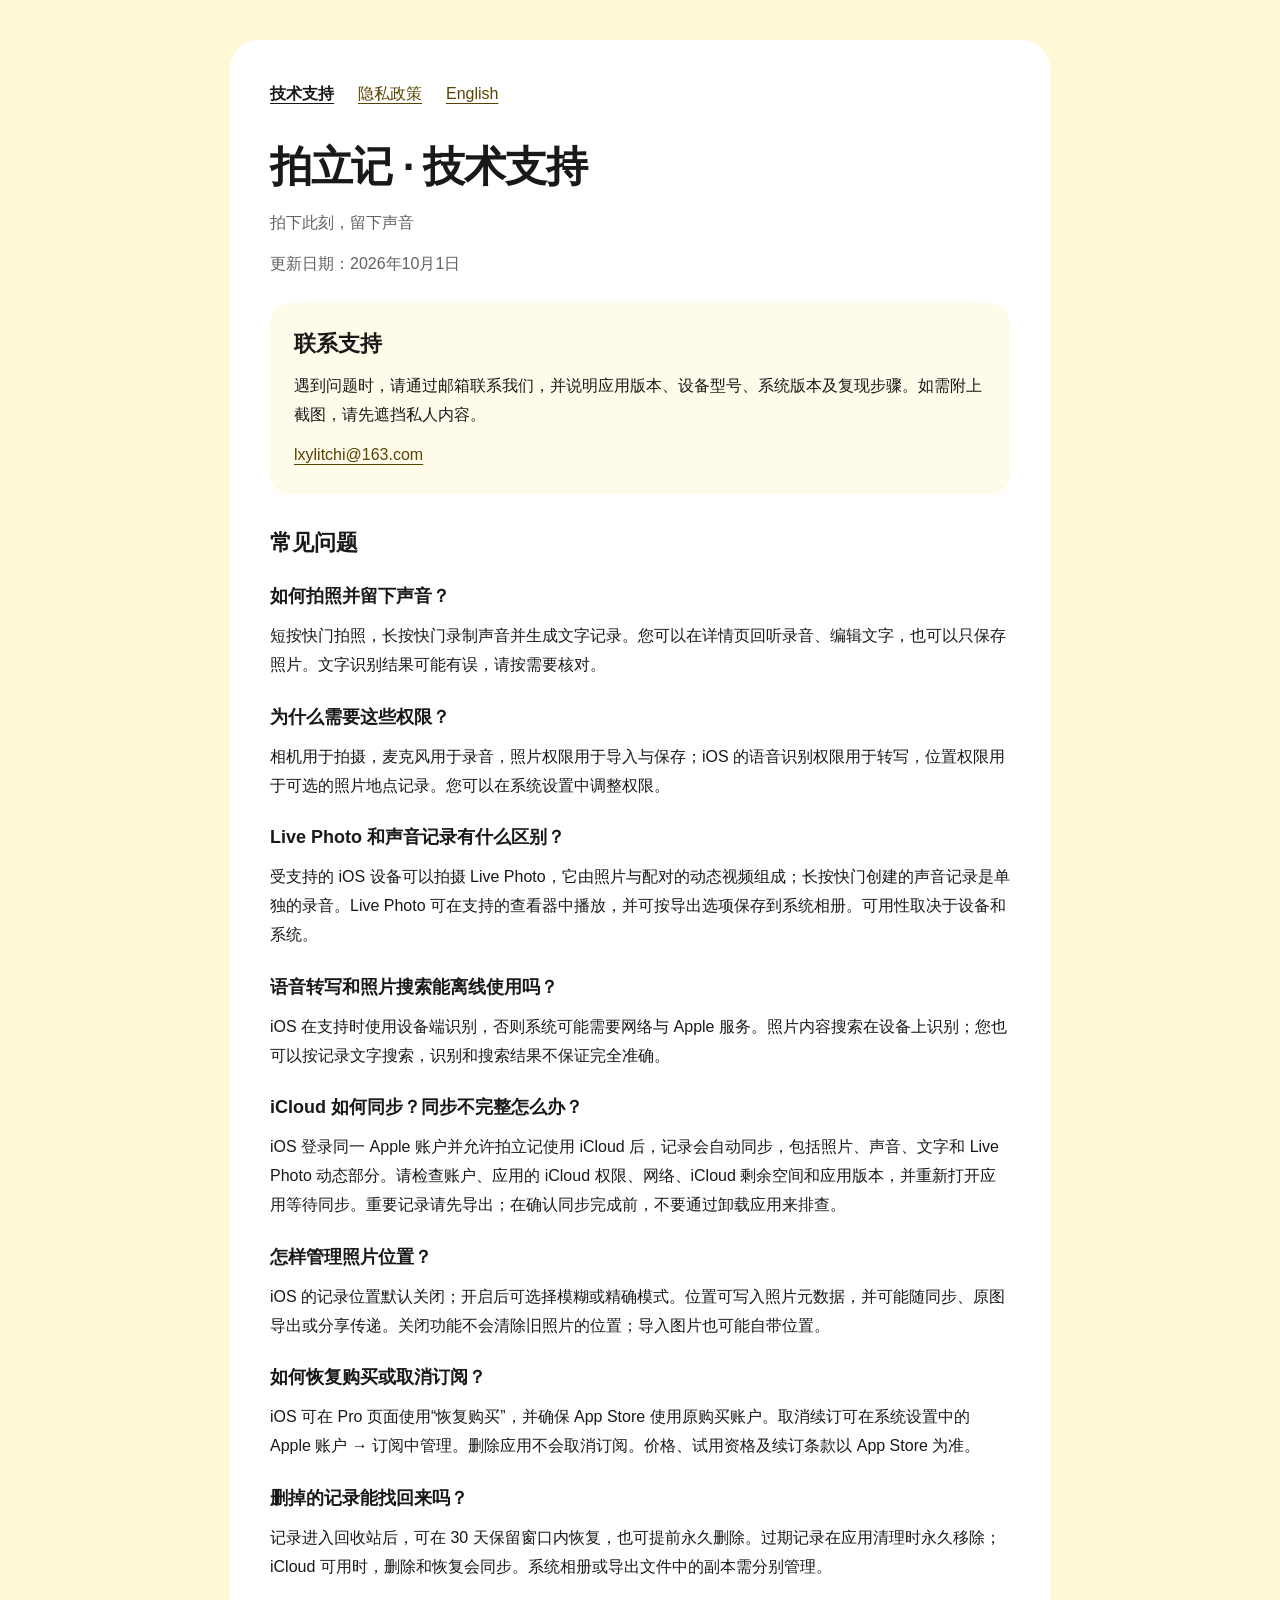
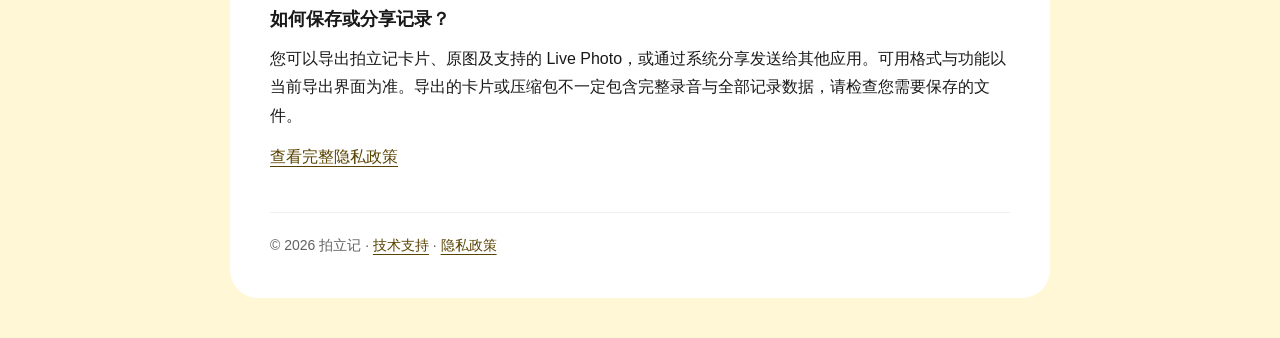
<file: index.html>
<!DOCTYPE html>
<html lang="zh-CN">
<head>
<meta charset="UTF-8">
<meta name="viewport" content="width=device-width, initial-scale=1.0">
<meta name="description" content="拍立记 — 技术支持">
<title>拍立记 · 技术支持</title>
<link rel="stylesheet" href="style.css">
<link rel="alternate" hreflang="en" href="en/index.html">
</head>
<body>
<a class="skip" href="#main">跳到正文</a>
<div class="container">
<nav aria-label="页面导航"><a href="index.html" aria-current="page">技术支持</a><a href="privacy.html">隐私政策</a><a href="en/index.html" hreflang="en" lang="en">English</a></nav>
<main id="main"><h1>拍立记 · 技术支持</h1><p class="subtitle">拍下此刻，留下声音</p><p class="date">更新日期：2026年10月1日</p><section class="card"><h2>联系支持</h2><p>遇到问题时，请通过邮箱联系我们，并说明应用版本、设备型号、系统版本及复现步骤。如需附上截图，请先遮挡私人内容。</p><a class="email" href="mailto:lxylitchi@163.com">lxylitchi@163.com</a></section><h2>常见问题</h2><section><h3>如何拍照并留下声音？</h3><p>短按快门拍照，长按快门录制声音并生成文字记录。您可以在详情页回听录音、编辑文字，也可以只保存照片。文字识别结果可能有误，请按需要核对。</p></section><section><h3>为什么需要这些权限？</h3><p>相机用于拍摄，麦克风用于录音，照片权限用于导入与保存；iOS 的语音识别权限用于转写，位置权限用于可选的照片地点记录。您可以在系统设置中调整权限。</p></section><section><h3>Live Photo 和声音记录有什么区别？</h3><p>受支持的 iOS 设备可以拍摄 Live Photo，它由照片与配对的动态视频组成；长按快门创建的声音记录是单独的录音。Live Photo 可在支持的查看器中播放，并可按导出选项保存到系统相册。可用性取决于设备和系统。</p></section><section><h3>语音转写和照片搜索能离线使用吗？</h3><p>iOS 在支持时使用设备端识别，否则系统可能需要网络与 Apple 服务。照片内容搜索在设备上识别；您也可以按记录文字搜索，识别和搜索结果不保证完全准确。</p></section><section><h3>iCloud 如何同步？同步不完整怎么办？</h3><p>iOS 登录同一 Apple 账户并允许拍立记使用 iCloud 后，记录会自动同步，包括照片、声音、文字和 Live Photo 动态部分。请检查账户、应用的 iCloud 权限、网络、iCloud 剩余空间和应用版本，并重新打开应用等待同步。重要记录请先导出；在确认同步完成前，不要通过卸载应用来排查。</p></section><section><h3>怎样管理照片位置？</h3><p>iOS 的记录位置默认关闭；开启后可选择模糊或精确模式。位置可写入照片元数据，并可能随同步、原图导出或分享传递。关闭功能不会清除旧照片的位置；导入图片也可能自带位置。</p></section><section><h3>如何恢复购买或取消订阅？</h3><p>iOS 可在 Pro 页面使用“恢复购买”，并确保 App Store 使用原购买账户。取消续订可在系统设置中的 Apple 账户 → 订阅中管理。删除应用不会取消订阅。价格、试用资格及续订条款以 App Store 为准。</p></section><section><h3>删掉的记录能找回来吗？</h3><p>记录进入回收站后，可在 30 天保留窗口内恢复，也可提前永久删除。过期记录在应用清理时永久移除；iCloud 可用时，删除和恢复会同步。系统相册或导出文件中的副本需分别管理。</p></section><section><h3>如何保存或分享记录？</h3><p>您可以导出拍立记卡片、原图及支持的 Live Photo，或通过系统分享发送给其他应用。可用格式与功能以当前导出界面为准。导出的卡片或压缩包不一定包含完整录音与全部记录数据，请检查您需要保存的文件。</p></section><p><a href="privacy.html">查看完整隐私政策</a></p></main>
<footer class="footer">© 2026 拍立记 · <a href="index.html">技术支持</a> · <a href="privacy.html">隐私政策</a></footer>
</div>
</body>
</html>
</file>
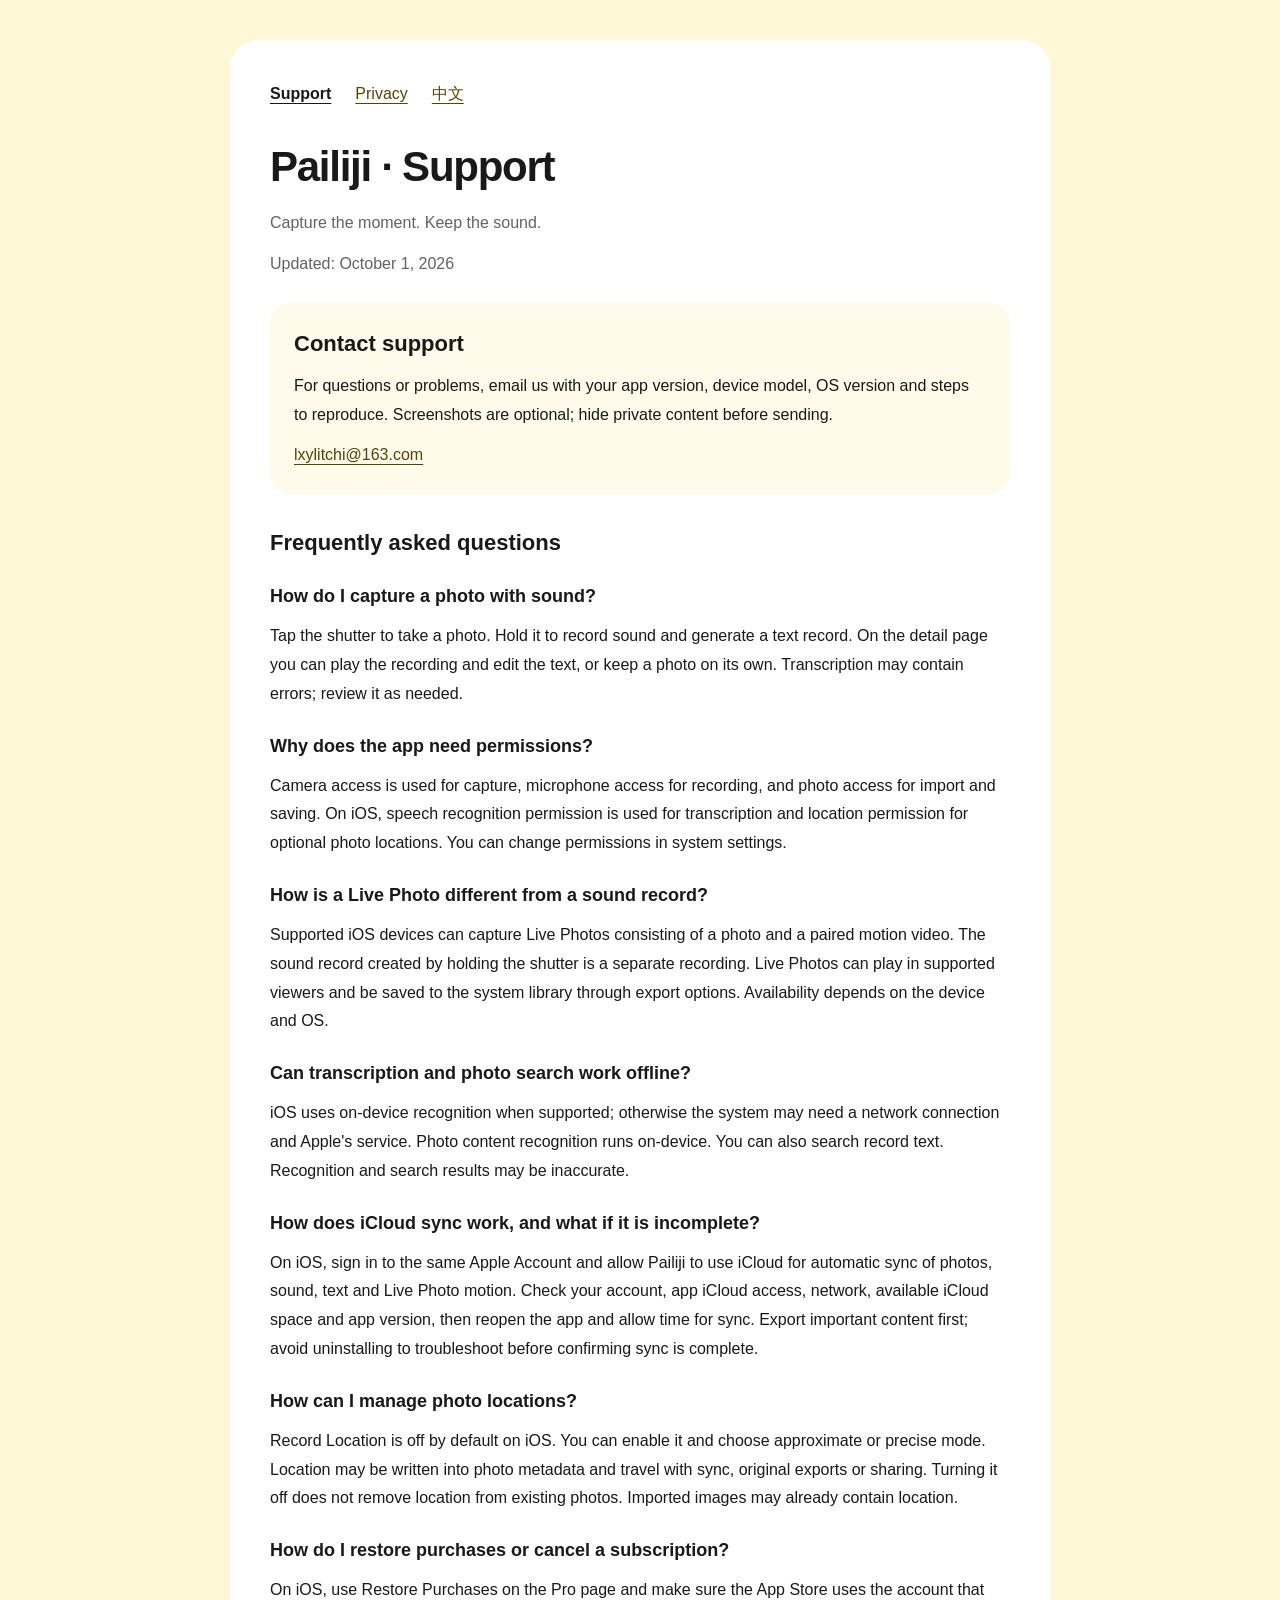
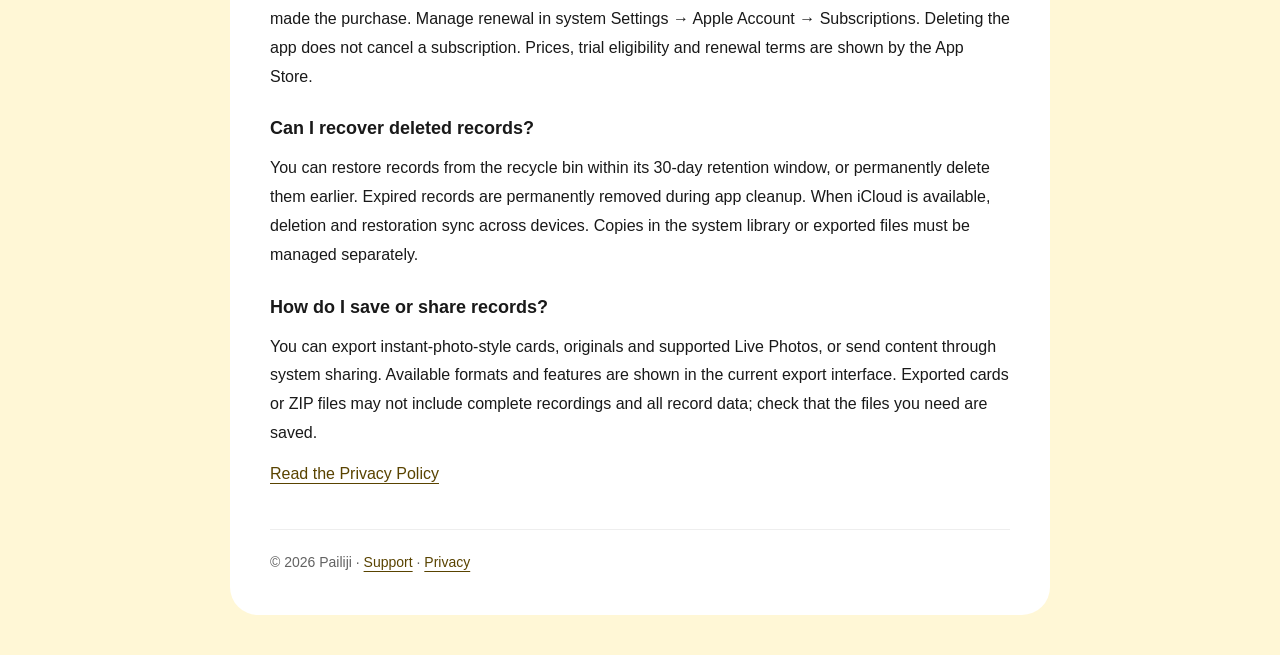
<file: en/index.html>
<!DOCTYPE html>
<html lang="en">
<head>
<meta charset="UTF-8">
<meta name="viewport" content="width=device-width, initial-scale=1.0">
<meta name="description" content="Pailiji — Support">
<title>Pailiji · Support</title>
<link rel="stylesheet" href="../style.css">
<link rel="alternate" hreflang="zh-CN" href="../index.html">
</head>
<body>
<a class="skip" href="#main">Skip to content</a>
<div class="container">
<nav aria-label="Page navigation"><a href="index.html" aria-current="page">Support</a><a href="privacy.html">Privacy</a><a href="../index.html" hreflang="zh-CN" lang="zh-CN">中文</a></nav>
<main id="main"><h1>Pailiji · Support</h1><p class="subtitle">Capture the moment. Keep the sound.</p><p class="date">Updated: October 1, 2026</p><section class="card"><h2>Contact support</h2><p>For questions or problems, email us with your app version, device model, OS version and steps to reproduce. Screenshots are optional; hide private content before sending.</p><a class="email" href="mailto:lxylitchi@163.com">lxylitchi@163.com</a></section><h2>Frequently asked questions</h2><section><h3>How do I capture a photo with sound?</h3><p>Tap the shutter to take a photo. Hold it to record sound and generate a text record. On the detail page you can play the recording and edit the text, or keep a photo on its own. Transcription may contain errors; review it as needed.</p></section><section><h3>Why does the app need permissions?</h3><p>Camera access is used for capture, microphone access for recording, and photo access for import and saving. On iOS, speech recognition permission is used for transcription and location permission for optional photo locations. You can change permissions in system settings.</p></section><section><h3>How is a Live Photo different from a sound record?</h3><p>Supported iOS devices can capture Live Photos consisting of a photo and a paired motion video. The sound record created by holding the shutter is a separate recording. Live Photos can play in supported viewers and be saved to the system library through export options. Availability depends on the device and OS.</p></section><section><h3>Can transcription and photo search work offline?</h3><p>iOS uses on-device recognition when supported; otherwise the system may need a network connection and Apple&#x27;s service. Photo content recognition runs on-device. You can also search record text. Recognition and search results may be inaccurate.</p></section><section><h3>How does iCloud sync work, and what if it is incomplete?</h3><p>On iOS, sign in to the same Apple Account and allow Pailiji to use iCloud for automatic sync of photos, sound, text and Live Photo motion. Check your account, app iCloud access, network, available iCloud space and app version, then reopen the app and allow time for sync. Export important content first; avoid uninstalling to troubleshoot before confirming sync is complete.</p></section><section><h3>How can I manage photo locations?</h3><p>Record Location is off by default on iOS. You can enable it and choose approximate or precise mode. Location may be written into photo metadata and travel with sync, original exports or sharing. Turning it off does not remove location from existing photos. Imported images may already contain location.</p></section><section><h3>How do I restore purchases or cancel a subscription?</h3><p>On iOS, use Restore Purchases on the Pro page and make sure the App Store uses the account that made the purchase. Manage renewal in system Settings → Apple Account → Subscriptions. Deleting the app does not cancel a subscription. Prices, trial eligibility and renewal terms are shown by the App Store.</p></section><section><h3>Can I recover deleted records?</h3><p>You can restore records from the recycle bin within its 30-day retention window, or permanently delete them earlier. Expired records are permanently removed during app cleanup. When iCloud is available, deletion and restoration sync across devices. Copies in the system library or exported files must be managed separately.</p></section><section><h3>How do I save or share records?</h3><p>You can export instant-photo-style cards, originals and supported Live Photos, or send content through system sharing. Available formats and features are shown in the current export interface. Exported cards or ZIP files may not include complete recordings and all record data; check that the files you need are saved.</p></section><p><a href="privacy.html">Read the Privacy Policy</a></p></main>
<footer class="footer">© 2026 Pailiji · <a href="index.html">Support</a> · <a href="privacy.html">Privacy</a></footer>
</div>
</body>
</html>
</file>
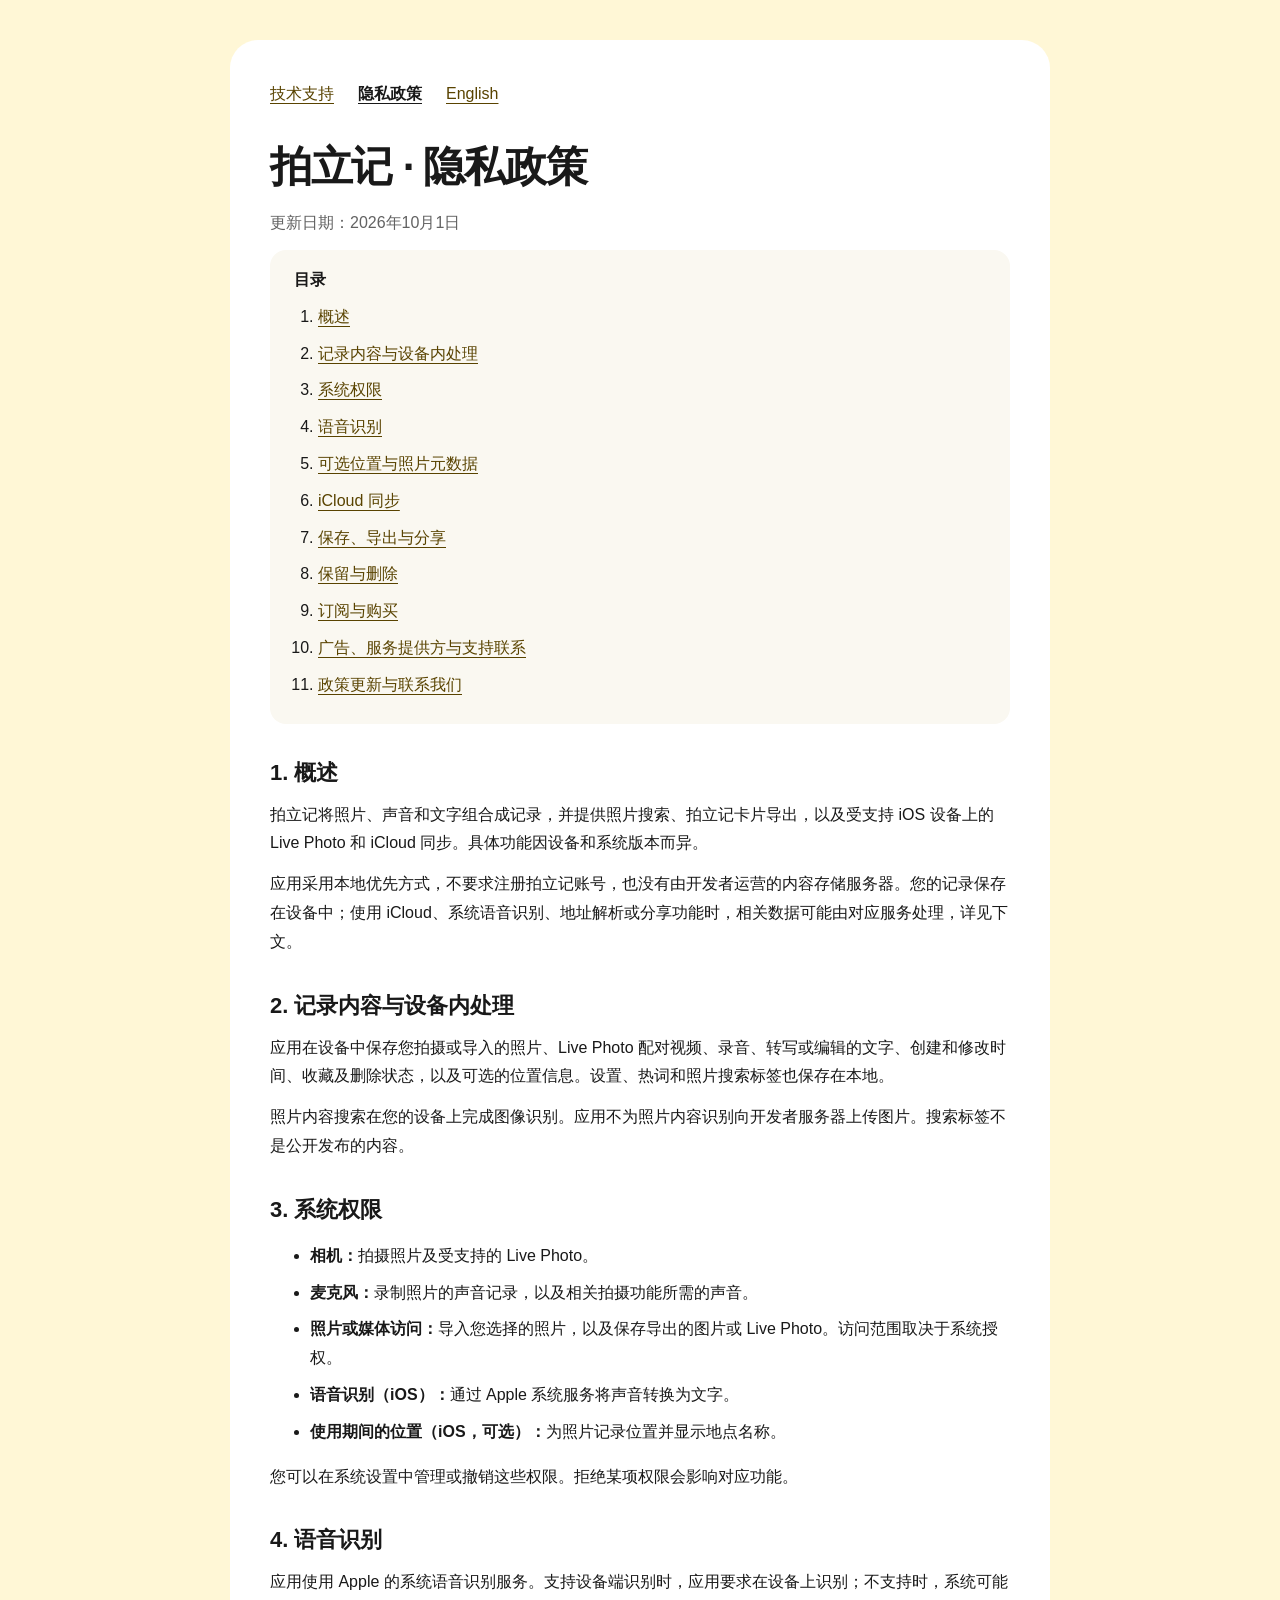
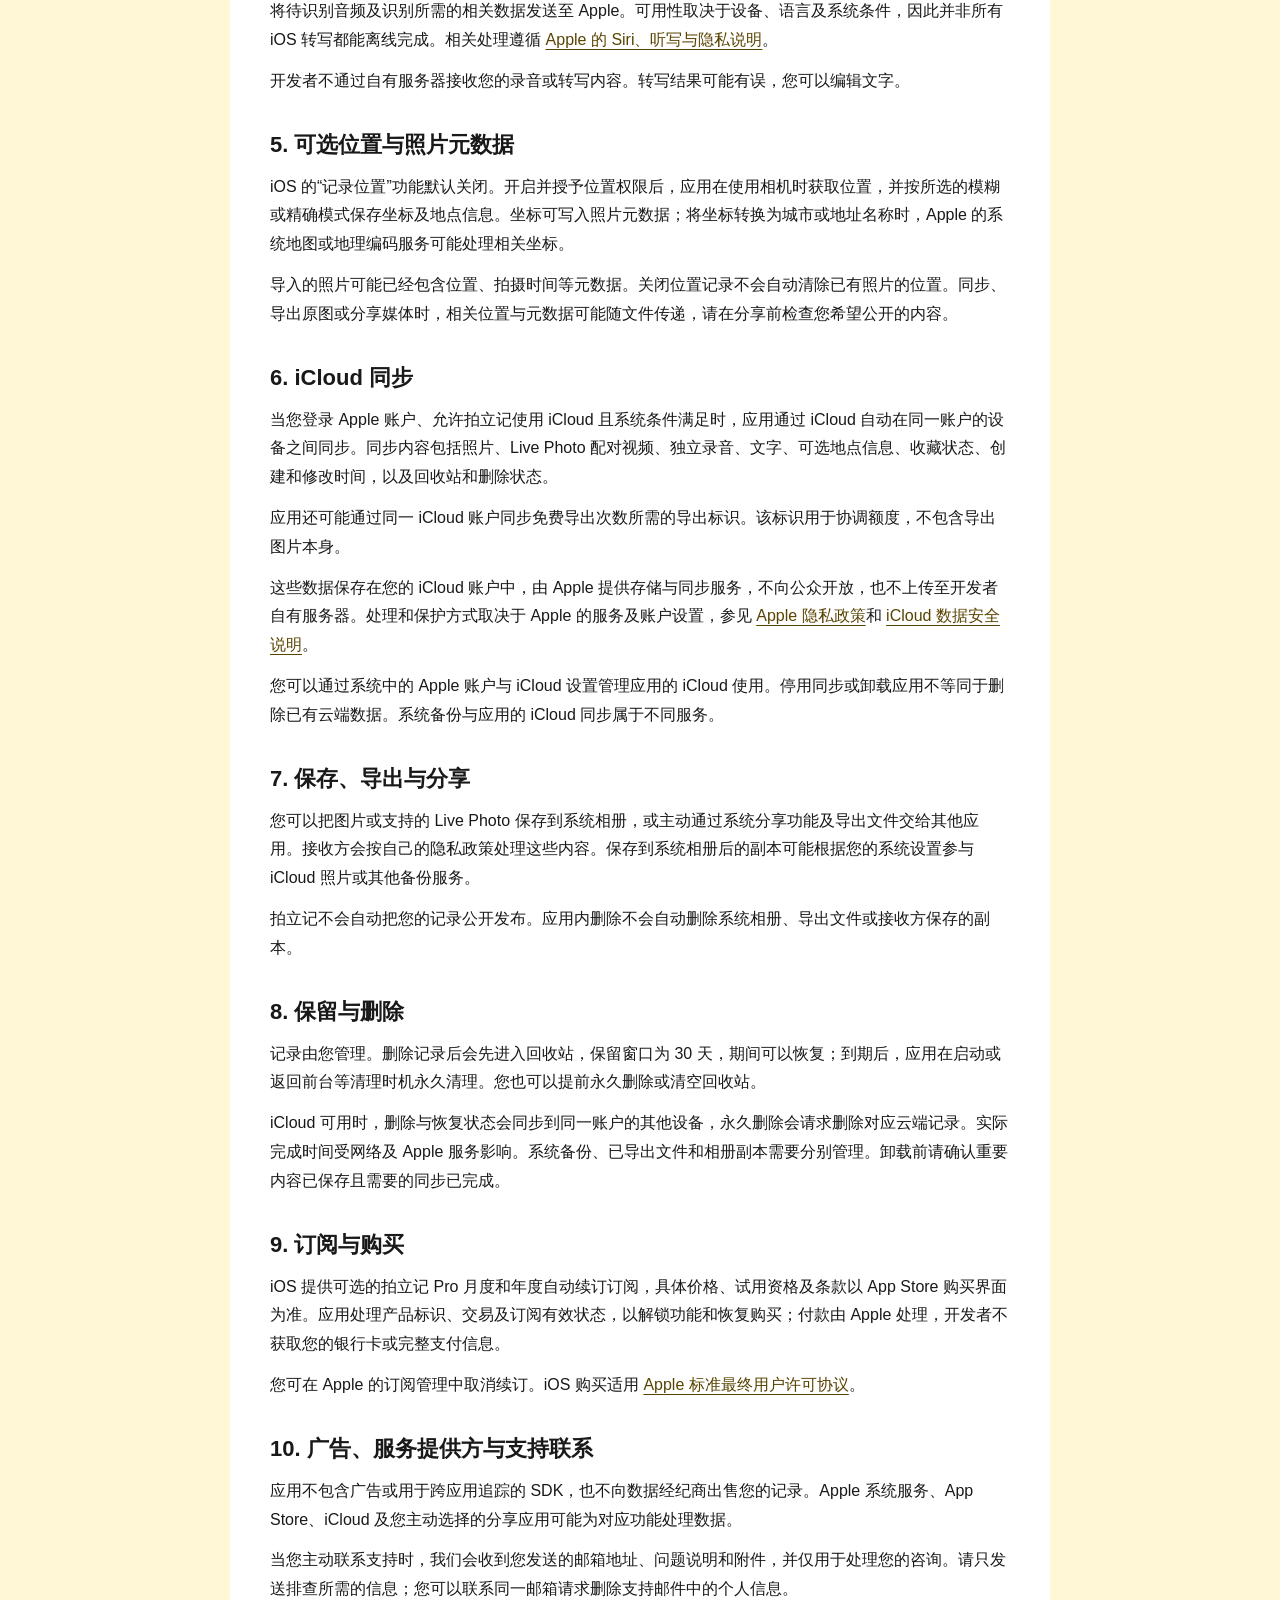
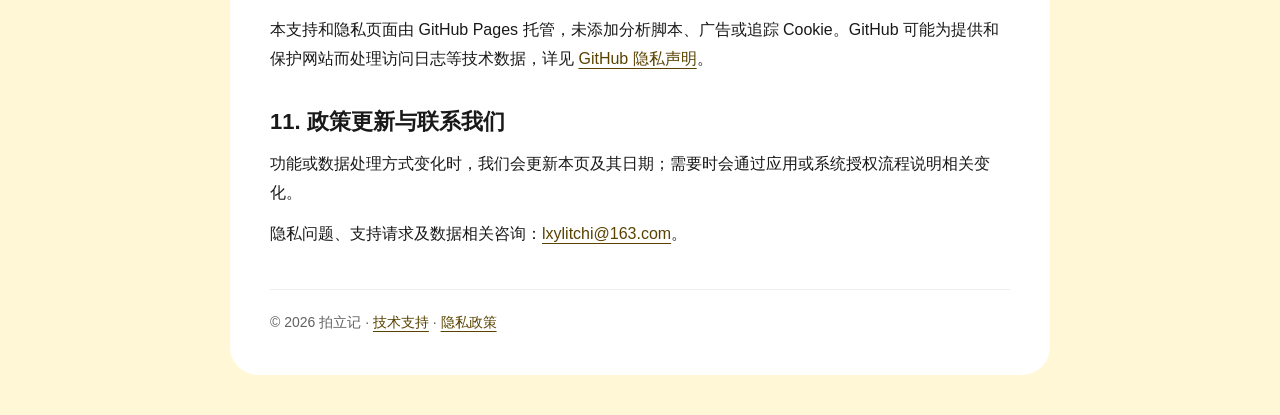
<file: privacy.html>
<!DOCTYPE html>
<html lang="zh-CN">
<head>
<meta charset="UTF-8">
<meta name="viewport" content="width=device-width, initial-scale=1.0">
<meta name="description" content="拍立记 — 隐私政策">
<title>拍立记 · 隐私政策</title>
<link rel="stylesheet" href="style.css">
<link rel="alternate" hreflang="en" href="en/privacy.html">
</head>
<body>
<a class="skip" href="#main">跳到正文</a>
<div class="container">
<nav aria-label="页面导航"><a href="index.html">技术支持</a><a href="privacy.html" aria-current="page">隐私政策</a><a href="en/privacy.html" hreflang="en" lang="en">English</a></nav>
<main id="main"><h1>拍立记 · 隐私政策</h1><p class="date">更新日期：2026年10月1日</p><div class="contents"><strong>目录</strong><ol><li><a href="#section-1">概述</a></li><li><a href="#section-2">记录内容与设备内处理</a></li><li><a href="#section-3">系统权限</a></li><li><a href="#section-4">语音识别</a></li><li><a href="#section-5">可选位置与照片元数据</a></li><li><a href="#section-6">iCloud 同步</a></li><li><a href="#section-7">保存、导出与分享</a></li><li><a href="#section-8">保留与删除</a></li><li><a href="#section-9">订阅与购买</a></li><li><a href="#section-10">广告、服务提供方与支持联系</a></li><li><a href="#section-11">政策更新与联系我们</a></li></ol></div><section aria-labelledby="section-1"><h2 id="section-1">1. 概述</h2><p>拍立记将照片、声音和文字组合成记录，并提供照片搜索、拍立记卡片导出，以及受支持 iOS 设备上的 Live Photo 和 iCloud 同步。具体功能因设备和系统版本而异。</p><p>应用采用本地优先方式，不要求注册拍立记账号，也没有由开发者运营的内容存储服务器。您的记录保存在设备中；使用 iCloud、系统语音识别、地址解析或分享功能时，相关数据可能由对应服务处理，详见下文。</p></section><section aria-labelledby="section-2"><h2 id="section-2">2. 记录内容与设备内处理</h2><p>应用在设备中保存您拍摄或导入的照片、Live Photo 配对视频、录音、转写或编辑的文字、创建和修改时间、收藏及删除状态，以及可选的位置信息。设置、热词和照片搜索标签也保存在本地。</p><p>照片内容搜索在您的设备上完成图像识别。应用不为照片内容识别向开发者服务器上传图片。搜索标签不是公开发布的内容。</p></section><section aria-labelledby="section-3"><h2 id="section-3">3. 系统权限</h2><ul><li><strong>相机：</strong>拍摄照片及受支持的 Live Photo。</li><li><strong>麦克风：</strong>录制照片的声音记录，以及相关拍摄功能所需的声音。</li><li><strong>照片或媒体访问：</strong>导入您选择的照片，以及保存导出的图片或 Live Photo。访问范围取决于系统授权。</li><li><strong>语音识别（iOS）：</strong>通过 Apple 系统服务将声音转换为文字。</li><li><strong>使用期间的位置（iOS，可选）：</strong>为照片记录位置并显示地点名称。</li></ul><p>您可以在系统设置中管理或撤销这些权限。拒绝某项权限会影响对应功能。</p></section><section aria-labelledby="section-4"><h2 id="section-4">4. 语音识别</h2><p>应用使用 Apple 的系统语音识别服务。支持设备端识别时，应用要求在设备上识别；不支持时，系统可能将待识别音频及识别所需的相关数据发送至 Apple。可用性取决于设备、语言及系统条件，因此并非所有 iOS 转写都能离线完成。相关处理遵循 <a href="https://www.apple.com/legal/privacy/data/en/ask-siri-dictation/">Apple 的 Siri、听写与隐私说明</a>。</p><p>开发者不通过自有服务器接收您的录音或转写内容。转写结果可能有误，您可以编辑文字。</p></section><section aria-labelledby="section-5"><h2 id="section-5">5. 可选位置与照片元数据</h2><p>iOS 的“记录位置”功能默认关闭。开启并授予位置权限后，应用在使用相机时获取位置，并按所选的模糊或精确模式保存坐标及地点信息。坐标可写入照片元数据；将坐标转换为城市或地址名称时，Apple 的系统地图或地理编码服务可能处理相关坐标。</p><p>导入的照片可能已经包含位置、拍摄时间等元数据。关闭位置记录不会自动清除已有照片的位置。同步、导出原图或分享媒体时，相关位置与元数据可能随文件传递，请在分享前检查您希望公开的内容。</p></section><section aria-labelledby="section-6"><h2 id="section-6">6. iCloud 同步</h2><p>当您登录 Apple 账户、允许拍立记使用 iCloud 且系统条件满足时，应用通过 iCloud 自动在同一账户的设备之间同步。同步内容包括照片、Live Photo 配对视频、独立录音、文字、可选地点信息、收藏状态、创建和修改时间，以及回收站和删除状态。</p><p>应用还可能通过同一 iCloud 账户同步免费导出次数所需的导出标识。该标识用于协调额度，不包含导出图片本身。</p><p>这些数据保存在您的 iCloud 账户中，由 Apple 提供存储与同步服务，不向公众开放，也不上传至开发者自有服务器。处理和保护方式取决于 Apple 的服务及账户设置，参见 <a href="https://www.apple.com/legal/privacy/">Apple 隐私政策</a>和 <a href="https://support.apple.com/en-us/102651">iCloud 数据安全说明</a>。</p><p>您可以通过系统中的 Apple 账户与 iCloud 设置管理应用的 iCloud 使用。停用同步或卸载应用不等同于删除已有云端数据。系统备份与应用的 iCloud 同步属于不同服务。</p></section><section aria-labelledby="section-7"><h2 id="section-7">7. 保存、导出与分享</h2><p>您可以把图片或支持的 Live Photo 保存到系统相册，或主动通过系统分享功能及导出文件交给其他应用。接收方会按自己的隐私政策处理这些内容。保存到系统相册后的副本可能根据您的系统设置参与 iCloud 照片或其他备份服务。</p><p>拍立记不会自动把您的记录公开发布。应用内删除不会自动删除系统相册、导出文件或接收方保存的副本。</p></section><section aria-labelledby="section-8"><h2 id="section-8">8. 保留与删除</h2><p>记录由您管理。删除记录后会先进入回收站，保留窗口为 30 天，期间可以恢复；到期后，应用在启动或返回前台等清理时机永久清理。您也可以提前永久删除或清空回收站。</p><p>iCloud 可用时，删除与恢复状态会同步到同一账户的其他设备，永久删除会请求删除对应云端记录。实际完成时间受网络及 Apple 服务影响。系统备份、已导出文件和相册副本需要分别管理。卸载前请确认重要内容已保存且需要的同步已完成。</p></section><section aria-labelledby="section-9"><h2 id="section-9">9. 订阅与购买</h2><p>iOS 提供可选的拍立记 Pro 月度和年度自动续订订阅，具体价格、试用资格及条款以 App Store 购买界面为准。应用处理产品标识、交易及订阅有效状态，以解锁功能和恢复购买；付款由 Apple 处理，开发者不获取您的银行卡或完整支付信息。</p><p>您可在 Apple 的订阅管理中取消续订。iOS 购买适用 <a href="https://www.apple.com/legal/internet-services/itunes/dev/stdeula/">Apple 标准最终用户许可协议</a>。</p></section><section aria-labelledby="section-10"><h2 id="section-10">10. 广告、服务提供方与支持联系</h2><p>应用不包含广告或用于跨应用追踪的 SDK，也不向数据经纪商出售您的记录。Apple 系统服务、App Store、iCloud 及您主动选择的分享应用可能为对应功能处理数据。</p><p>当您主动联系支持时，我们会收到您发送的邮箱地址、问题说明和附件，并仅用于处理您的咨询。请只发送排查所需的信息；您可以联系同一邮箱请求删除支持邮件中的个人信息。</p><p>本支持和隐私页面由 GitHub Pages 托管，未添加分析脚本、广告或追踪 Cookie。GitHub 可能为提供和保护网站而处理访问日志等技术数据，详见 <a href="https://docs.github.com/en/site-policy/privacy-policies/github-general-privacy-statement">GitHub 隐私声明</a>。</p></section><section aria-labelledby="section-11"><h2 id="section-11">11. 政策更新与联系我们</h2><p>功能或数据处理方式变化时，我们会更新本页及其日期；需要时会通过应用或系统授权流程说明相关变化。</p><p>隐私问题、支持请求及数据相关咨询：<a class="email" href="mailto:lxylitchi@163.com">lxylitchi@163.com</a>。</p></section></main>
<footer class="footer">© 2026 拍立记 · <a href="index.html">技术支持</a> · <a href="privacy.html">隐私政策</a></footer>
</div>
</body>
</html>
</file>
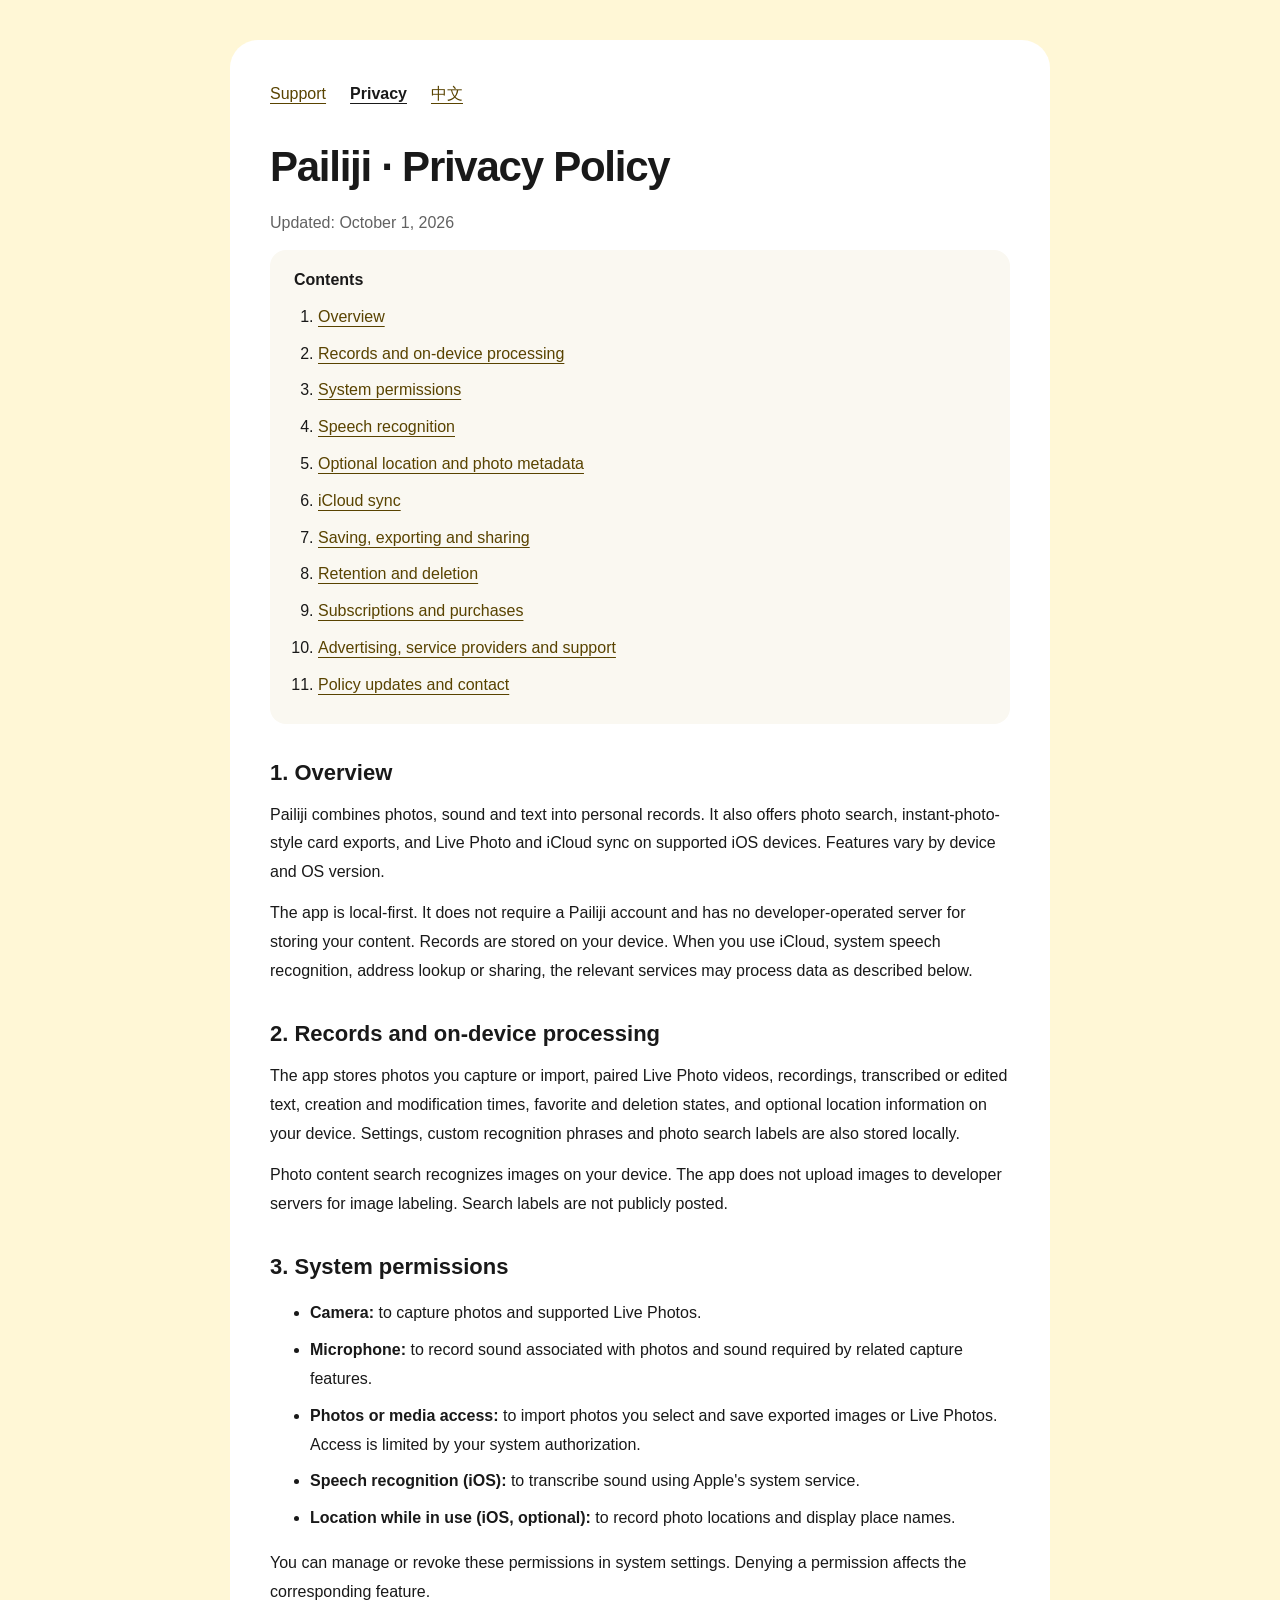
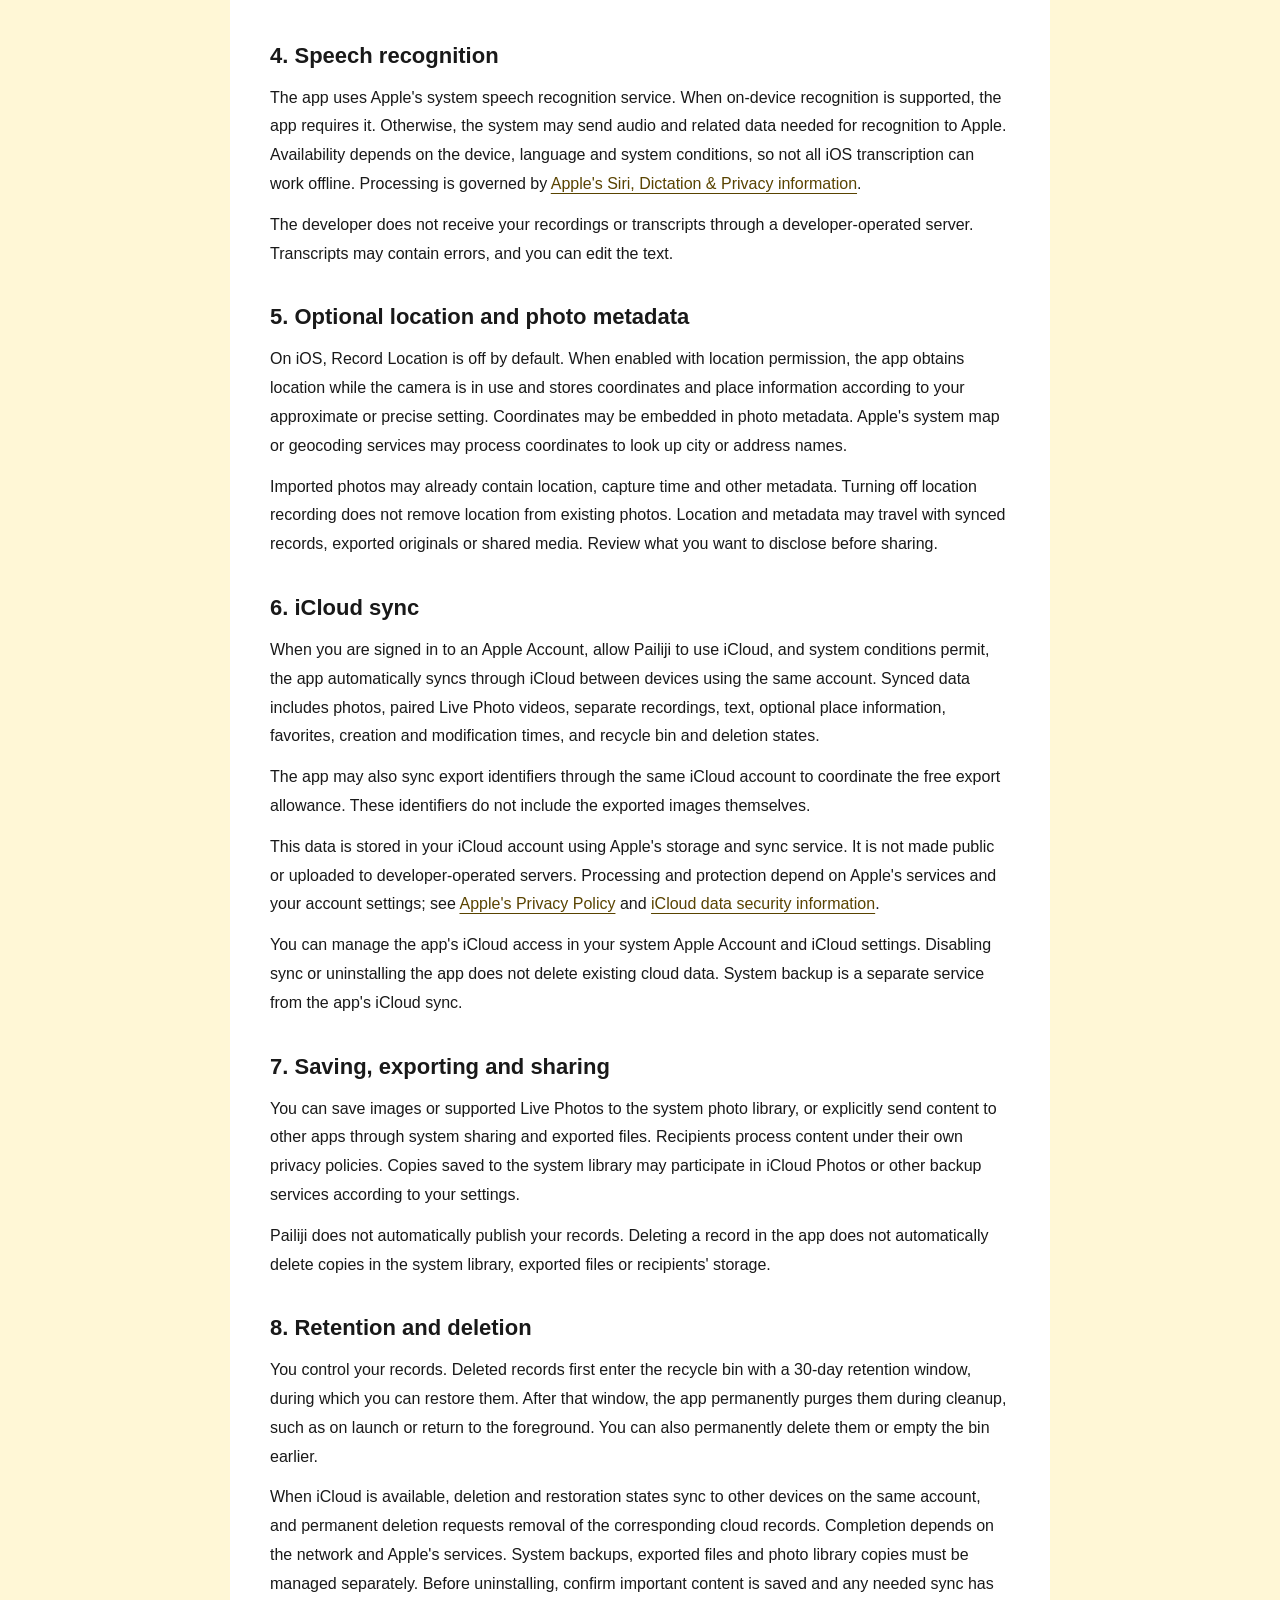
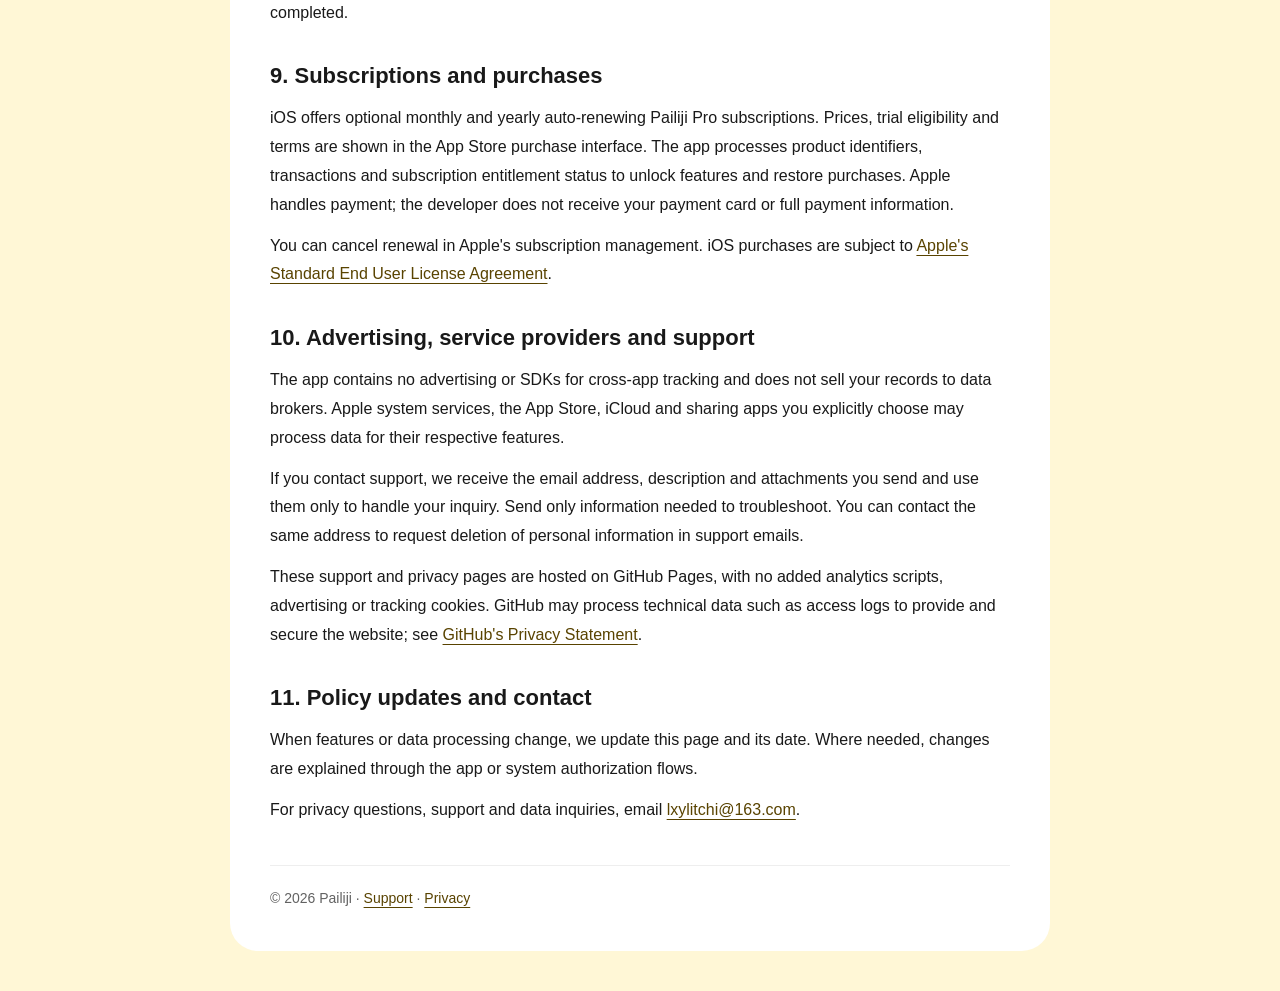
<file: en/privacy.html>
<!DOCTYPE html>
<html lang="en">
<head>
<meta charset="UTF-8">
<meta name="viewport" content="width=device-width, initial-scale=1.0">
<meta name="description" content="Pailiji — Privacy Policy">
<title>Pailiji · Privacy Policy</title>
<link rel="stylesheet" href="../style.css">
<link rel="alternate" hreflang="zh-CN" href="../privacy.html">
</head>
<body>
<a class="skip" href="#main">Skip to content</a>
<div class="container">
<nav aria-label="Page navigation"><a href="index.html">Support</a><a href="privacy.html" aria-current="page">Privacy</a><a href="../privacy.html" hreflang="zh-CN" lang="zh-CN">中文</a></nav>
<main id="main"><h1>Pailiji · Privacy Policy</h1><p class="date">Updated: October 1, 2026</p><div class="contents"><strong>Contents</strong><ol><li><a href="#section-1">Overview</a></li><li><a href="#section-2">Records and on-device processing</a></li><li><a href="#section-3">System permissions</a></li><li><a href="#section-4">Speech recognition</a></li><li><a href="#section-5">Optional location and photo metadata</a></li><li><a href="#section-6">iCloud sync</a></li><li><a href="#section-7">Saving, exporting and sharing</a></li><li><a href="#section-8">Retention and deletion</a></li><li><a href="#section-9">Subscriptions and purchases</a></li><li><a href="#section-10">Advertising, service providers and support</a></li><li><a href="#section-11">Policy updates and contact</a></li></ol></div><section aria-labelledby="section-1"><h2 id="section-1">1. Overview</h2><p>Pailiji combines photos, sound and text into personal records. It also offers photo search, instant-photo-style card exports, and Live Photo and iCloud sync on supported iOS devices. Features vary by device and OS version.</p><p>The app is local-first. It does not require a Pailiji account and has no developer-operated server for storing your content. Records are stored on your device. When you use iCloud, system speech recognition, address lookup or sharing, the relevant services may process data as described below.</p></section><section aria-labelledby="section-2"><h2 id="section-2">2. Records and on-device processing</h2><p>The app stores photos you capture or import, paired Live Photo videos, recordings, transcribed or edited text, creation and modification times, favorite and deletion states, and optional location information on your device. Settings, custom recognition phrases and photo search labels are also stored locally.</p><p>Photo content search recognizes images on your device. The app does not upload images to developer servers for image labeling. Search labels are not publicly posted.</p></section><section aria-labelledby="section-3"><h2 id="section-3">3. System permissions</h2><ul><li><strong>Camera:</strong> to capture photos and supported Live Photos.</li><li><strong>Microphone:</strong> to record sound associated with photos and sound required by related capture features.</li><li><strong>Photos or media access:</strong> to import photos you select and save exported images or Live Photos. Access is limited by your system authorization.</li><li><strong>Speech recognition (iOS):</strong> to transcribe sound using Apple's system service.</li><li><strong>Location while in use (iOS, optional):</strong> to record photo locations and display place names.</li></ul><p>You can manage or revoke these permissions in system settings. Denying a permission affects the corresponding feature.</p></section><section aria-labelledby="section-4"><h2 id="section-4">4. Speech recognition</h2><p>The app uses Apple's system speech recognition service. When on-device recognition is supported, the app requires it. Otherwise, the system may send audio and related data needed for recognition to Apple. Availability depends on the device, language and system conditions, so not all iOS transcription can work offline. Processing is governed by <a href="https://www.apple.com/legal/privacy/data/en/ask-siri-dictation/">Apple's Siri, Dictation &amp; Privacy information</a>.</p><p>The developer does not receive your recordings or transcripts through a developer-operated server. Transcripts may contain errors, and you can edit the text.</p></section><section aria-labelledby="section-5"><h2 id="section-5">5. Optional location and photo metadata</h2><p>On iOS, Record Location is off by default. When enabled with location permission, the app obtains location while the camera is in use and stores coordinates and place information according to your approximate or precise setting. Coordinates may be embedded in photo metadata. Apple's system map or geocoding services may process coordinates to look up city or address names.</p><p>Imported photos may already contain location, capture time and other metadata. Turning off location recording does not remove location from existing photos. Location and metadata may travel with synced records, exported originals or shared media. Review what you want to disclose before sharing.</p></section><section aria-labelledby="section-6"><h2 id="section-6">6. iCloud sync</h2><p>When you are signed in to an Apple Account, allow Pailiji to use iCloud, and system conditions permit, the app automatically syncs through iCloud between devices using the same account. Synced data includes photos, paired Live Photo videos, separate recordings, text, optional place information, favorites, creation and modification times, and recycle bin and deletion states.</p><p>The app may also sync export identifiers through the same iCloud account to coordinate the free export allowance. These identifiers do not include the exported images themselves.</p><p>This data is stored in your iCloud account using Apple's storage and sync service. It is not made public or uploaded to developer-operated servers. Processing and protection depend on Apple's services and your account settings; see <a href="https://www.apple.com/legal/privacy/">Apple's Privacy Policy</a> and <a href="https://support.apple.com/en-us/102651">iCloud data security information</a>.</p><p>You can manage the app's iCloud access in your system Apple Account and iCloud settings. Disabling sync or uninstalling the app does not delete existing cloud data. System backup is a separate service from the app's iCloud sync.</p></section><section aria-labelledby="section-7"><h2 id="section-7">7. Saving, exporting and sharing</h2><p>You can save images or supported Live Photos to the system photo library, or explicitly send content to other apps through system sharing and exported files. Recipients process content under their own privacy policies. Copies saved to the system library may participate in iCloud Photos or other backup services according to your settings.</p><p>Pailiji does not automatically publish your records. Deleting a record in the app does not automatically delete copies in the system library, exported files or recipients' storage.</p></section><section aria-labelledby="section-8"><h2 id="section-8">8. Retention and deletion</h2><p>You control your records. Deleted records first enter the recycle bin with a 30-day retention window, during which you can restore them. After that window, the app permanently purges them during cleanup, such as on launch or return to the foreground. You can also permanently delete them or empty the bin earlier.</p><p>When iCloud is available, deletion and restoration states sync to other devices on the same account, and permanent deletion requests removal of the corresponding cloud records. Completion depends on the network and Apple's services. System backups, exported files and photo library copies must be managed separately. Before uninstalling, confirm important content is saved and any needed sync has completed.</p></section><section aria-labelledby="section-9"><h2 id="section-9">9. Subscriptions and purchases</h2><p>iOS offers optional monthly and yearly auto-renewing Pailiji Pro subscriptions. Prices, trial eligibility and terms are shown in the App Store purchase interface. The app processes product identifiers, transactions and subscription entitlement status to unlock features and restore purchases. Apple handles payment; the developer does not receive your payment card or full payment information.</p><p>You can cancel renewal in Apple's subscription management. iOS purchases are subject to <a href="https://www.apple.com/legal/internet-services/itunes/dev/stdeula/">Apple's Standard End User License Agreement</a>.</p></section><section aria-labelledby="section-10"><h2 id="section-10">10. Advertising, service providers and support</h2><p>The app contains no advertising or SDKs for cross-app tracking and does not sell your records to data brokers. Apple system services, the App Store, iCloud and sharing apps you explicitly choose may process data for their respective features.</p><p>If you contact support, we receive the email address, description and attachments you send and use them only to handle your inquiry. Send only information needed to troubleshoot. You can contact the same address to request deletion of personal information in support emails.</p><p>These support and privacy pages are hosted on GitHub Pages, with no added analytics scripts, advertising or tracking cookies. GitHub may process technical data such as access logs to provide and secure the website; see <a href="https://docs.github.com/en/site-policy/privacy-policies/github-general-privacy-statement">GitHub's Privacy Statement</a>.</p></section><section aria-labelledby="section-11"><h2 id="section-11">11. Policy updates and contact</h2><p>When features or data processing change, we update this page and its date. Where needed, changes are explained through the app or system authorization flows.</p><p>For privacy questions, support and data inquiries, email <a class="email" href="mailto:lxylitchi@163.com">lxylitchi@163.com</a>.</p></section></main>
<footer class="footer">© 2026 Pailiji · <a href="index.html">Support</a> · <a href="privacy.html">Privacy</a></footer>
</div>
</body>
</html>
</file>
<file: style.css>
*{box-sizing:border-box}html{scroll-behavior:smooth}body{margin:0;background:#fff7d6;color:#191919;font-family:-apple-system,BlinkMacSystemFont,"Segoe UI","Helvetica Neue",Arial,sans-serif;line-height:1.8}.container{max-width:820px;margin:40px auto;padding:40px;background:#fff;border-radius:28px}nav{display:flex;flex-wrap:wrap;gap:10px 24px;align-items:center;margin-bottom:32px}a{color:#594300;text-underline-offset:4px}a:hover{color:#111}a:focus-visible{outline:3px solid #806000;outline-offset:4px}nav a[aria-current]{font-weight:700;color:#191919}h1{font-size:clamp(28px,6vw,42px);line-height:1.25;margin:0 0 16px;letter-spacing:-.03em}h2{font-size:22px;line-height:1.5;margin:32px 0 12px}h3{font-size:18px;line-height:1.5;margin:24px 0 8px}p{margin:12px 0}li{margin:8px 0}.subtitle,.date{color:#626262}.card{padding:24px;background:#fffbea;border-radius:20px;margin:24px 0}.card h2{margin-top:0}.contents{padding:16px 24px;background:#faf8f1;border-radius:16px}.contents ol{margin:8px 0;padding-left:24px}.footer{border-top:1px solid #eee;margin-top:40px;padding-top:20px;font-size:14px;color:#626262}.email{overflow-wrap:anywhere}.skip{position:absolute;left:12px;top:-100px;background:#fff;padding:8px}.skip:focus{top:12px}@media(max-width:600px){.container{margin:16px 12px;padding:24px 20px;border-radius:22px}nav{gap:8px 18px;font-size:15px}.card{padding:20px}h2{font-size:20px}}@media(prefers-reduced-motion:reduce){html{scroll-behavior:auto}}
</file>
